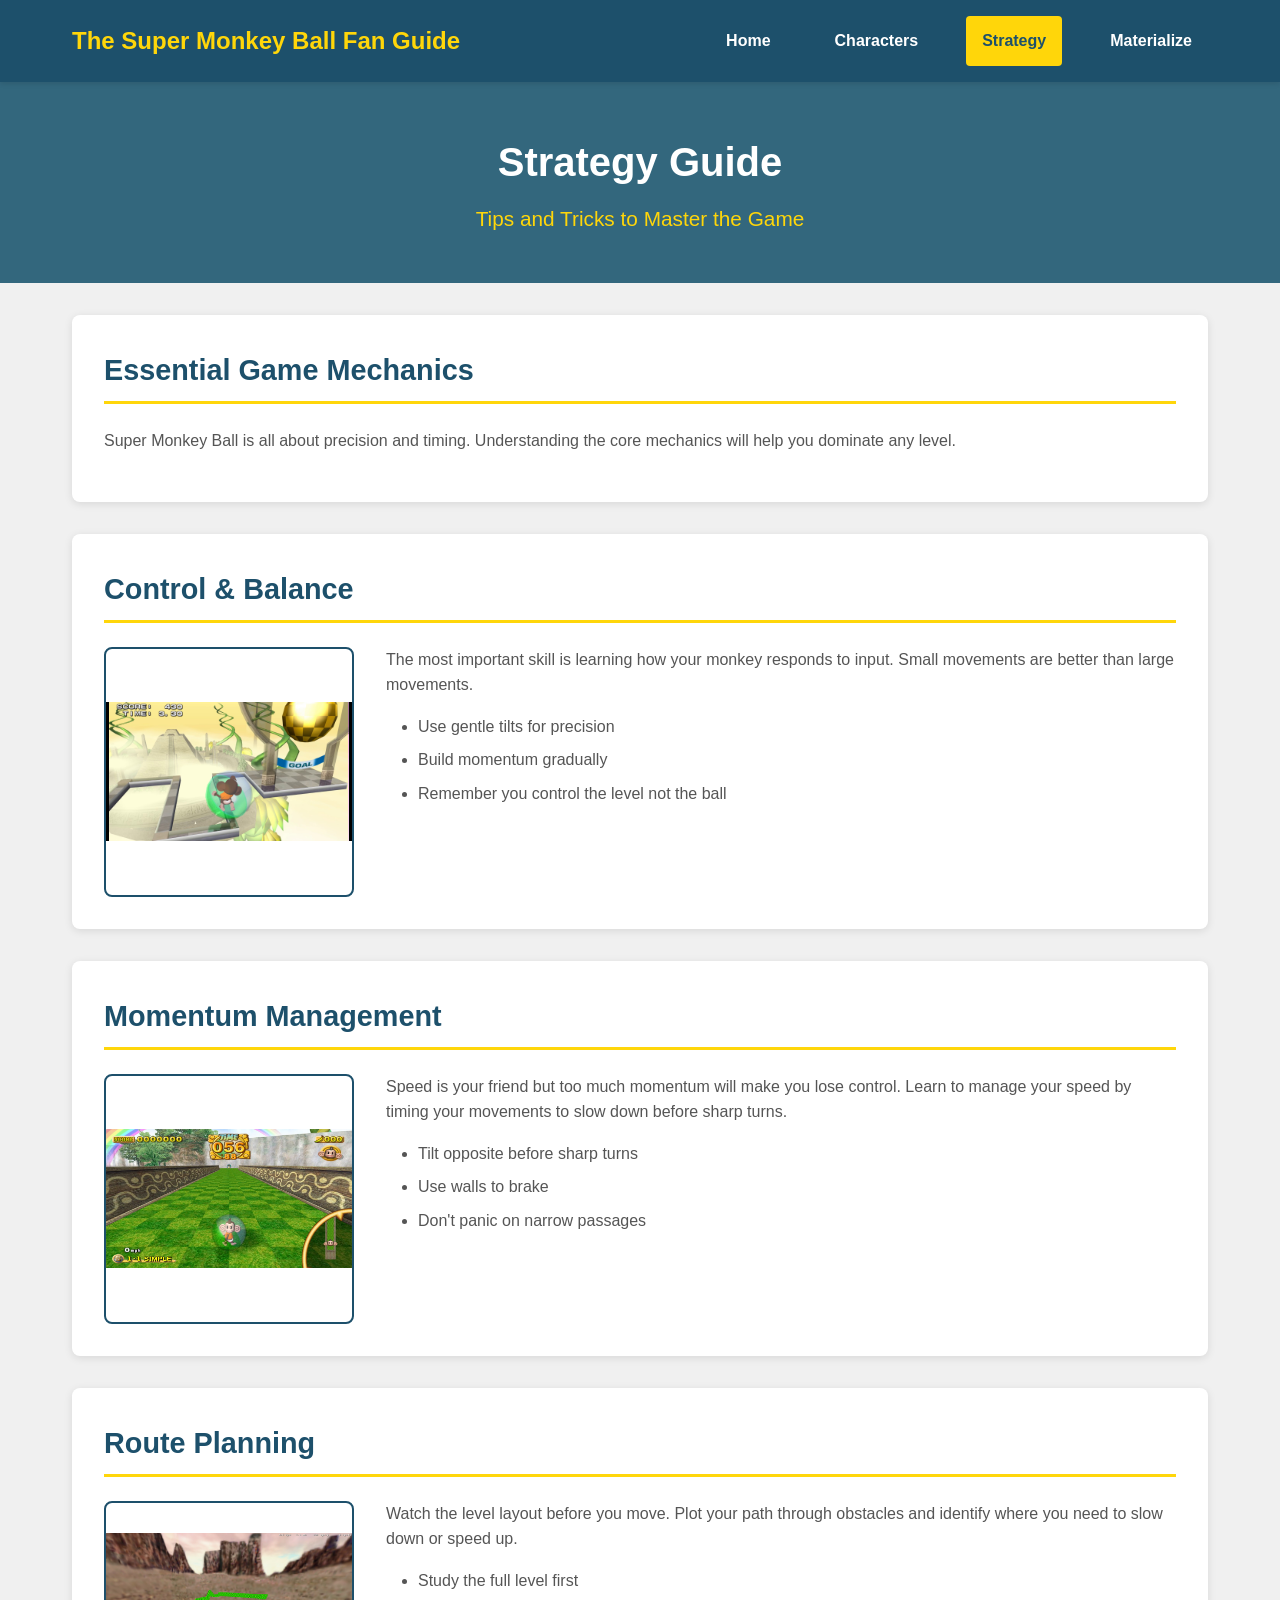
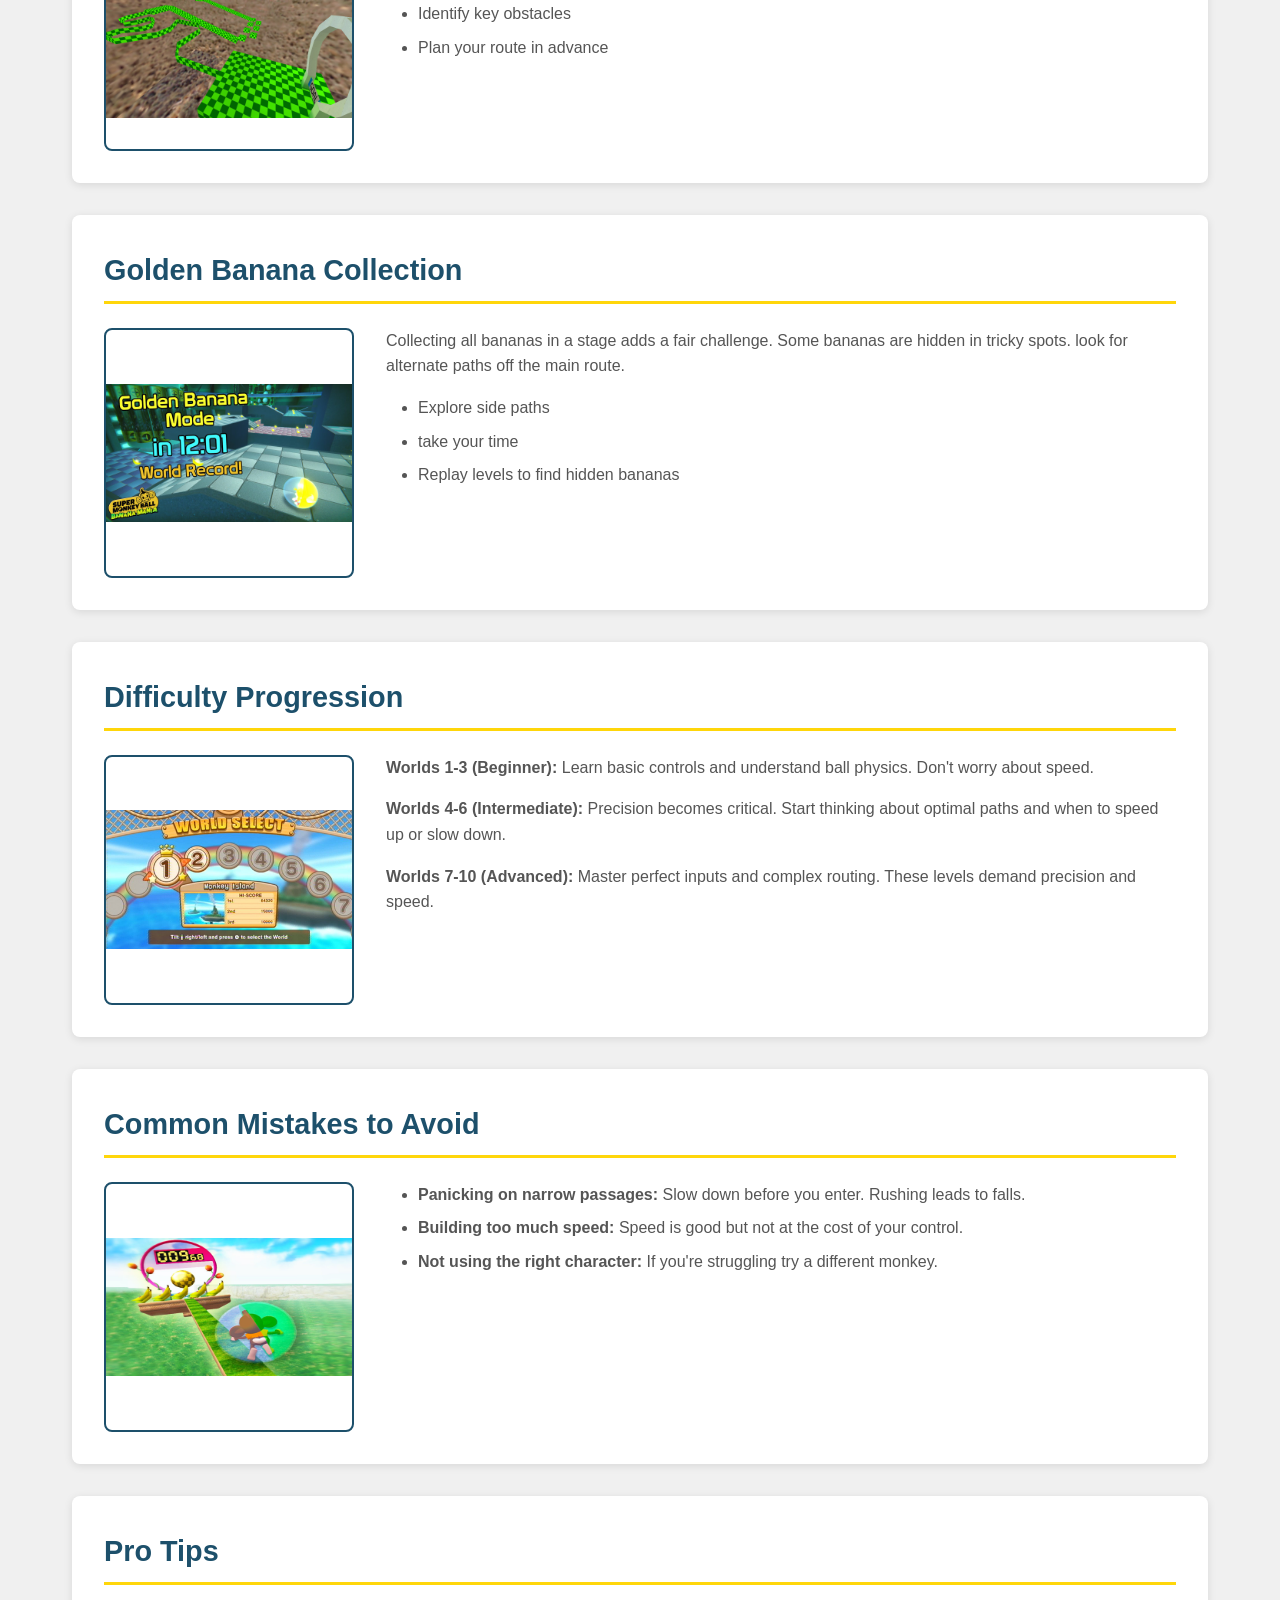
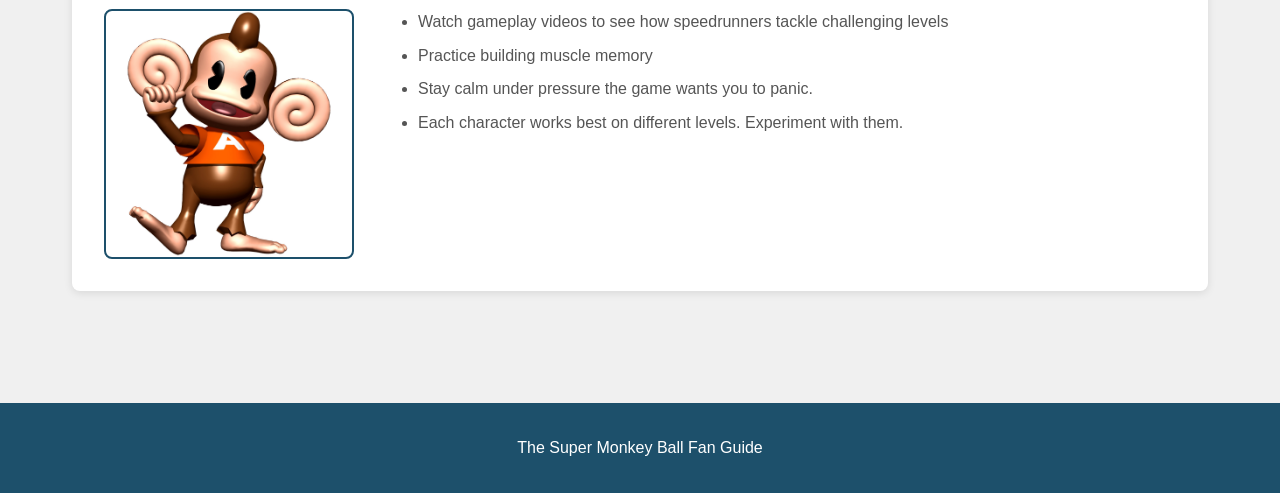
<file: strategy.html>
<!DOCTYPE html>
<html lang="en">
<head>
    <meta charset="UTF-8">
    <meta name="viewport" content="width=device-width, initial-scale=1.0">
    <title>Strategy Guide - Super Monkey Ball Fan Page</title>
    <link rel="stylesheet" href="styles.css">
</head>
 
<body>
    <nav class="navbar">
        <div class="nav-container">
            <div class="logo">The Super Monkey Ball Fan Guide</div>
            <ul class="nav-links">
                <li><a href="index.html">Home</a></li>
                <li><a href="characters.html">Characters</a></li>
                <li><a href="strategy.html" class="active">Strategy</a></li>
                <li><a href="materialize.html">Materialize</a></li>
            </ul>
        </div>
    </nav>
 
    <header>
        <h1>Strategy Guide</h1>
        <h2>Tips and Tricks to Master the Game</h2>
    </header>
 
    <main class="container">
        <section>
            <h2>Essential Game Mechanics</h2>
            <p>
                Super Monkey Ball is all about precision and timing. Understanding the core mechanics will help you dominate any level.
            </p>
        </section>
 
        <section>
            <h2>Control & Balance</h2>
            <div class="strat-image">
                <img src="Images/image1.jpg" alt="Control and Balance tips">
                <div class="strategy-text">
                    <p>
                        The most important skill is learning how your monkey responds to input. Small movements are better than large movements.
                    </p>
                    <ul>
                        <li>Use gentle tilts for precision</li>
                        <li>Build momentum gradually</li>
                        <li>Remember you control the level not the ball</li>
                    </ul>
                </div>
            </div>
        </section>
 
        <section>
            <h2>Momentum Management</h2>
            <div class="strat-image">
                <img src="Images/image2.jpg" alt="Momentum Management tips">
                <div class="strategy-text">
                    <p>
                        Speed is your friend but too much momentum will make you lose control. Learn to manage your speed by timing your movements to slow down before sharp turns.
                    </p>
                    <ul>
                        <li>Tilt opposite before sharp turns</li>
                        <li>Use walls to brake</li>
                        <li>Don't panic on narrow passages</li>
                    </ul>
                </div>
            </div>
        </section>
 
        <section>
            <h2>Route Planning</h2>
            <div class="strat-image">
                <img src="Images/image3.jpg" alt="Route Planning tips">
                <div class="strategy-text">
                    <p>
                        Watch the level layout before you move. Plot your path through obstacles and identify where you need to slow down or speed up.
                    </p>
                    <ul>
                        <li>Study the full level first</li>
                        <li>Identify key obstacles</li>
                        <li>Plan your route in advance</li>
                    </ul>
                </div>
            </div>
        </section>
 
        <section>
            <h2>Golden Banana Collection</h2>
            <div class="strat-image">
                <img src="Images/image4.jpg" alt="Golden Banana Collection tips">
                <div class="strategy-text">
                    <p>
                        Collecting all bananas in a stage adds a fair challenge. Some bananas are hidden in tricky spots. look for alternate paths off the main route.
                    </p>
                    <ul>
                        <li>Explore side paths</li>
                        <li>take your time</li>
                        <li>Replay levels to find hidden bananas</li>
                    </ul>
                </div>
            </div>
        </section>
 
        <section>
            <h2>Difficulty Progression</h2>
            <div class="strat-image">
                <img src="Images/image5.jpg" alt="Difficulty Progression tips">
                <div class="strategy-text">
                    <p><b>Worlds 1-3 (Beginner):</b> Learn basic controls and understand ball physics. Don't worry about speed.</p>
                    <p><b>Worlds 4-6 (Intermediate):</b> Precision becomes critical. Start thinking about optimal paths and when to speed up or slow down.</p>
                    <p><b>Worlds 7-10 (Advanced):</b> Master perfect inputs and complex routing. These levels demand precision and speed.</p>
                </div>
            </div>
        </section>
 
        <section>
            <h2>Common Mistakes to Avoid</h2>
            <div class="strat-image">
                <img src="Images/image6.jpg" alt="Common Mistakes to Avoid">
                <div class="strategy-text">
                    <ul>
                        <li><b>Panicking on narrow passages:</b> Slow down before you enter. Rushing leads to falls.</li>
                        <li><b>Building too much speed:</b> Speed is good but not at the cost of your control.</li>
                        <li><b>Not using the right character:</b> If you're struggling try a different monkey.</li>
                    </ul>
                </div>
            </div>
        </section>
 
        <section>
            <h2>Pro Tips</h2>
            <div class="strat-image">
                <img src="Images/image7.jpg" alt="Pro Tips">
                <div class="strategy-text">
                    <ul>
                        <li>Watch gameplay videos to see how speedrunners tackle challenging levels</li>
                        <li>Practice building muscle memory</li>
                        <li>Stay calm under pressure the game wants you to panic.</li>
                        <li>Each character works best on different levels. Experiment with them.</li>
                    </ul>
                </div>
            </div>
        </section>
    </main>
 
    <footer>
        <p>The Super Monkey Ball Fan Guide</p>
    </footer>
 
</body>
</html>
</file>
<file: styles.css>
* {
    margin: 0;
    padding: 0;
    box-sizing: border-box;
}
 
body {
    font-family: Arial, sans-serif;
    background-color: #f0f0f0;
    color: #333;
    line-height: 1.6;
}
 
/* Navigation */
.navbar {
    background-color: #1d506b;
    padding: 1rem 0;
    position: sticky;
    top: 0;
    z-index: 1000;
    box-shadow: 0 2px 5px rgba(0, 0, 0, 0.1);
}
 
.nav-container {
    max-width: 1200px;
    margin: 0 auto;
    padding: 0 2rem;
    display: flex;
    justify-content: space-between;
    align-items: center;
}
 
.logo {
    font-size: 1.5rem;
    font-weight: bold;
    color: #ffd60a;
}
 
.nav-links {
    display: flex;
    list-style: none;
    gap: 2rem;
}
 
.nav-links a {
    color: white;
    text-decoration: none;
    font-weight: 600;
    padding: 0.75rem 1rem;
    border-radius: 4px;
    transition: all 0.3s ease;
    display: block;
}
 
.nav-links a:hover {
    background-color: #ffd60a;
    color: #1d506b;
    transform: translateY(-2px);
    box-shadow: 0 4px 8px rgba(0, 0, 0, 0.2);
}
 
.nav-links a.active {
    background-color: #ffd60a;
    color: #1d506b;
}
 
/* Header */
header {
    background-color: #33677d;
    color: white;
    padding: 3rem 2rem;
    text-align: center;
}
 
header img {
    width: 400px;
    height: 200px;
    object-fit: cover;
    margin-bottom: 2rem;
    border-radius: 8px;
}
 
header h1 {
    font-size: 2.5rem;
    margin-bottom: 0.5rem;
}
 
header h2 {
    font-size: 1.3rem;
    font-weight: normal;
    color: #ffd60a;
}
 
/* Container */
.container {
    max-width: 1200px;
    margin: 0 auto;
    padding: 2rem;
}
 
/* Sections */
section {
    background-color: white;
    margin-bottom: 2rem;
    padding: 2rem;
    border-radius: 8px;
    box-shadow: 0 2px 8px rgba(0, 0, 0, 0.1);
}
 
section h2 {
    color: #1d506b;
    margin-bottom: 1.5rem;
    font-size: 1.8rem;
    border-bottom: 3px solid #ffd60a;
    padding-bottom: 0.5rem;
}
 
section p {
    margin-bottom: 1rem;
    color: #555;
}
 
section ul {
    margin-left: 2rem;
    margin-bottom: 1rem;
}
 
section li {
    margin-bottom: 0.5rem;
    color: #555;
}
 
/* Links */
a {
    color: #1d506b;
    text-decoration: none;
    font-weight: 600;
}
 
a:hover {
    text-decoration: underline;
    color: #ff6b35;
}
 
/* Table */
table {
    width: 100%;
    border-collapse: collapse;
    margin-top: 1rem;
}
 
th {
    background-color: #1d506b;
    color: white;
    padding: 1rem;
    text-align: left;
}
 
td {
    padding: 1rem;
    border-bottom: 1px solid #ddd;
}
 
tr:nth-child(even) {
    background-color: #f9f9f9;
}
 
tr:hover {
    background-color: #f0f0f0;
}
 
/* Characters Grid */
.characters-grid {
    display: grid;
    grid-template-columns: repeat(auto-fit, minmax(200px, 1fr));
    gap: 2rem;
    margin-top: 2rem;
}
 
.character {
    text-align: center;
    background-color: white;
    padding: 1.5rem;
    border-radius: 8px;
    box-shadow: 0 2px 8px rgba(0, 0, 0, 0.1);
}
 
.character img {
    width: 100%;
    height: 200px;
    object-fit: contain;
    margin-bottom: 1rem;
}
 
.character h3 {
    color: #1d506b;
    margin-bottom: 0.5rem;
    font-size: 1.3rem;
}
 
.character p {
    color: #666;
    font-size: 0.9rem;
}
 
/* Character Profile */
.character-profile {
    display: flex;
    gap: 2rem;
    align-items: flex-start;
    background-color: #f9f9f9;
    padding: 2rem;
    border-radius: 8px;
    margin: 1rem 0;
}
 
.character-profile img {
    width: 250px;
    height: 250px;
    object-fit: contain;
    flex-shrink: 0;
}
 
.profile-text p {
    margin-bottom: 0.8rem;
    color: #555;
}
 
@media (max-width: 768px) {
    .character-profile {
        flex-direction: column;
        align-items: center;
        text-align: center;
    }
 
    .character-profile img {
        width: 200px;
        height: 200px;
    }
 
    header h1 {
        font-size: 1.8rem;
    }
 
    .nav-links {
        gap: 1rem;
    }
 
    .nav-links a {
        padding: 0.5rem 0.8rem;
        font-size: 0.9rem;
    }
 
    .characters-grid {
        grid-template-columns: repeat(auto-fit, minmax(150px, 1fr));
        gap: 1rem;
    }
}
 
/* Blockquote */
blockquote {
    background-color: #33677d;
    color: white;
    padding: 2rem;
    border-left: 5px solid #ffd60a;
    font-size: 1.3rem;
    font-style: italic;
    margin: 1rem 0;
    border-radius: 4px;
}
 
/* Strategy with Images */
.strat-image {
    display: flex;
    gap: 2rem;
    align-items: flex-start;
}
 
.strat-image img {
    width: 250px;
    height: 250px;
    object-fit: contain;
    flex-shrink: 0;
    border: 2px solid #1d506b;
    border-radius: 8px;
    transition: transform 0.3s ease, box-shadow 0.3s ease;
}
 
.strat-image img:hover {
    transform: scale(1.05);
    box-shadow: 0 4px 12px rgba(0, 0, 0, 0.15);
}
 
.strategy-text {
    flex: 1;
}
 
@media (max-width: 768px) {
    .strat-image {
        flex-direction: column;
        align-items: center;
        text-align: center;
    }
 
    .strat-image img {
        width: 200px;
        height: 200px;
    }
}
 
/* Footer */
footer {
    background-color: #1d506b;
    color: white;
    text-align: center;
    padding: 2rem;
    margin-top: 3rem;
}
 
footer p {
    margin: 0;
}
 
/* Poll Modal Styling */
.poll-modal {
    display: none;
    position: fixed;
    z-index: 2000;
    left: 0;
    top: 0;
    width: 100%;
    height: 100%;
    background-color: rgba(0, 0, 0, 0.5);
    justify-content: center;
    align-items: center;
}
 
.poll-content {
    background-color: white;
    padding: 2rem;
    border-radius: 12px;
    box-shadow: 0 8px 32px rgba(0, 0, 0, 0.2);
    max-width: 400px;
    width: 90%;
    position: relative;
}
 
.close-poll {
    position: absolute;
    top: 1rem;
    right: 1rem;
    background: none;
    border: none;
    font-size: 1.5rem;
    cursor: pointer;
    color: #999;
    transition: color 0.3s ease;
}
 
.close-poll:hover {
    color: #333;
}
 
.poll-content h3 {
    color: #1d506b;
    margin-bottom: 0.5rem;
    font-size: 1.5rem;
}
 
.poll-content p {
    color: #666;
    margin-bottom: 1.5rem;
}
 
.poll-options {
    display: flex;
    flex-direction: column;
    gap: 1rem;
    margin-bottom: 1.5rem;
}
 
.poll-btn {
    background-color: #f0f0f0;
    border: 2px solid #ddd;
    padding: 1rem;
    border-radius: 8px;
    cursor: pointer;
    display: flex;
    justify-content: space-between;
    align-items: center;
    transition: all 0.3s ease;
    font-weight: 600;
    color: #1d506b;
}
 
.poll-btn:hover {
    background-color: #ffd60a;
    border-color: #1d506b;
    transform: scale(1.02);
}
 
.vote-count {
    background-color: #1d506b;
    color: white;
    padding: 0.3rem 0.8rem;
    border-radius: 20px;
    font-size: 0.9rem;
}
 
.total-votes {
    text-align: center;
    color: #1d506b;
    font-weight: 600;
    font-size: 1.1rem;
}
 
.thank-you-message {
    text-align: center;
    padding: 1.5rem;
    background-color: #f0f0f0;
    border-radius: 8px;
    margin: 1rem 0;
}
 
.thank-you-message p {
    color: #1d506b;
    font-weight: 600;
    font-size: 1.1rem;
    margin: 0;
}
 
/*hover effects */
section {
    transition: transform 0.3s ease, box-shadow 0.3s ease;
}
 
section:hover {
    transform: translateY(-5px);
    box-shadow: 0 4px 16px rgba(0, 0, 0, 0.15);
}
 
.character:hover {
    transform: scale(1.05);
    box-shadow: 0 6px 16px rgba(0, 0, 0, 0.2);
}
 
.character-profile:hover {
    box-shadow: 0 6px 16px rgba(0, 0, 0, 0.15);
}
 
a:active {
    transform: scale(0.98);
}
 
/* Smooth page fade in */
@keyframes fadeIn {
    from {
        opacity: 0;
    }
    to {
        opacity: 1;
    }
}
 
section {
    animation: fadeIn 1s ease-out;
    opacity: 0;
    animation-fill-mode: forwards;
}
</file>
